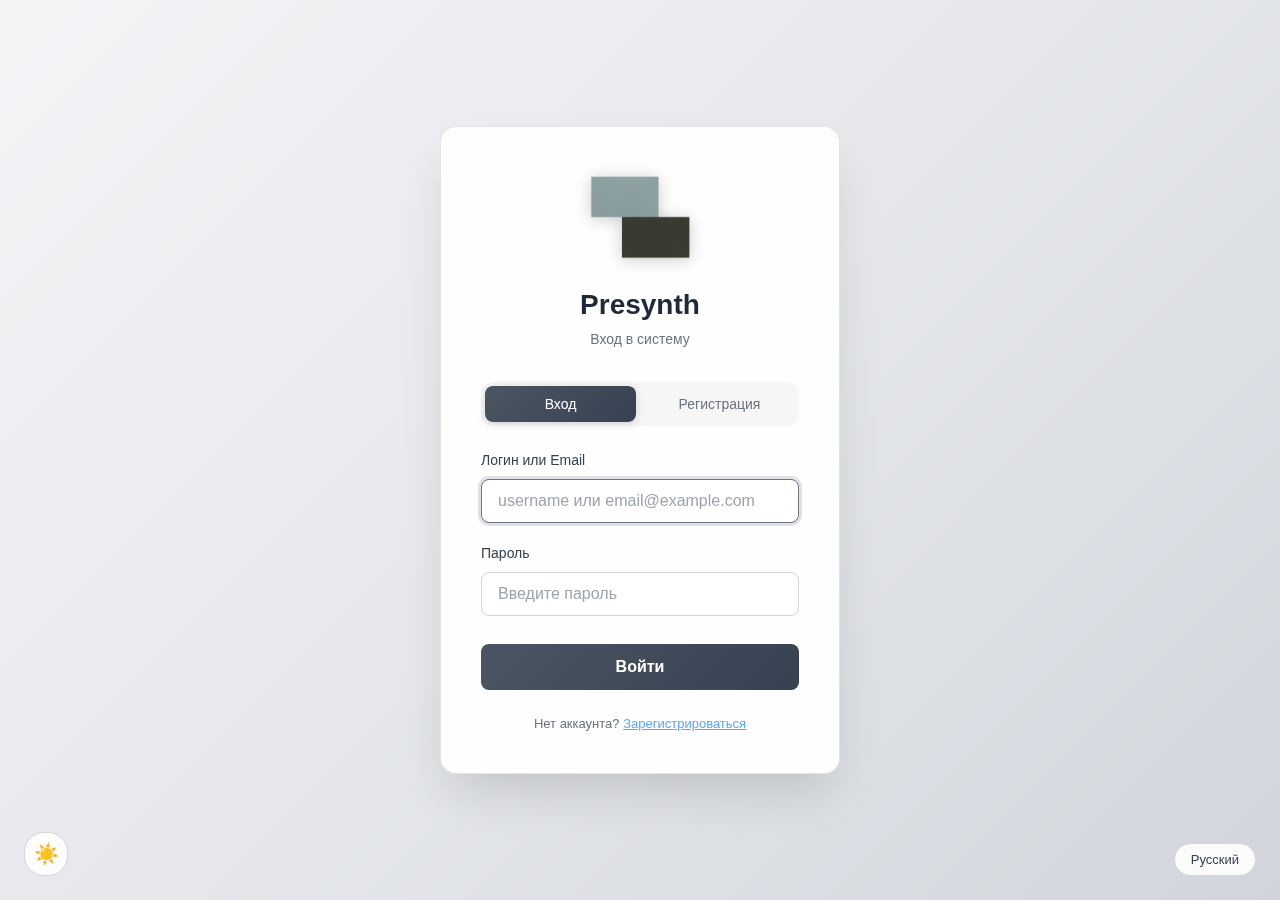
<file: index.html>
<!doctype html>
<html lang="en">
  <head>
    <meta charset="UTF-8" />
    <link rel="icon" type="image/svg+xml" href="/vite.svg" />
    <meta name="viewport" content="width=device-width, initial-scale=1.0" />
    <link rel="preconnect" href="https://fonts.googleapis.com">
    <link rel="preconnect" href="https://fonts.gstatic.com" crossorigin>
    <link href="https://fonts.googleapis.com/css2?family=Space+Grotesk:wght@400;500;600;700&display=swap" rel="stylesheet">
    <title>ARGUS</title>
    <script type="module" crossorigin src="/assets/index-Z3IDT1eQ.js"></script>
    <link rel="stylesheet" crossorigin href="/assets/index-D86_eWgk.css">
  </head>
  <body>
    <div id="root"></div>
  </body>
</html>
</file>
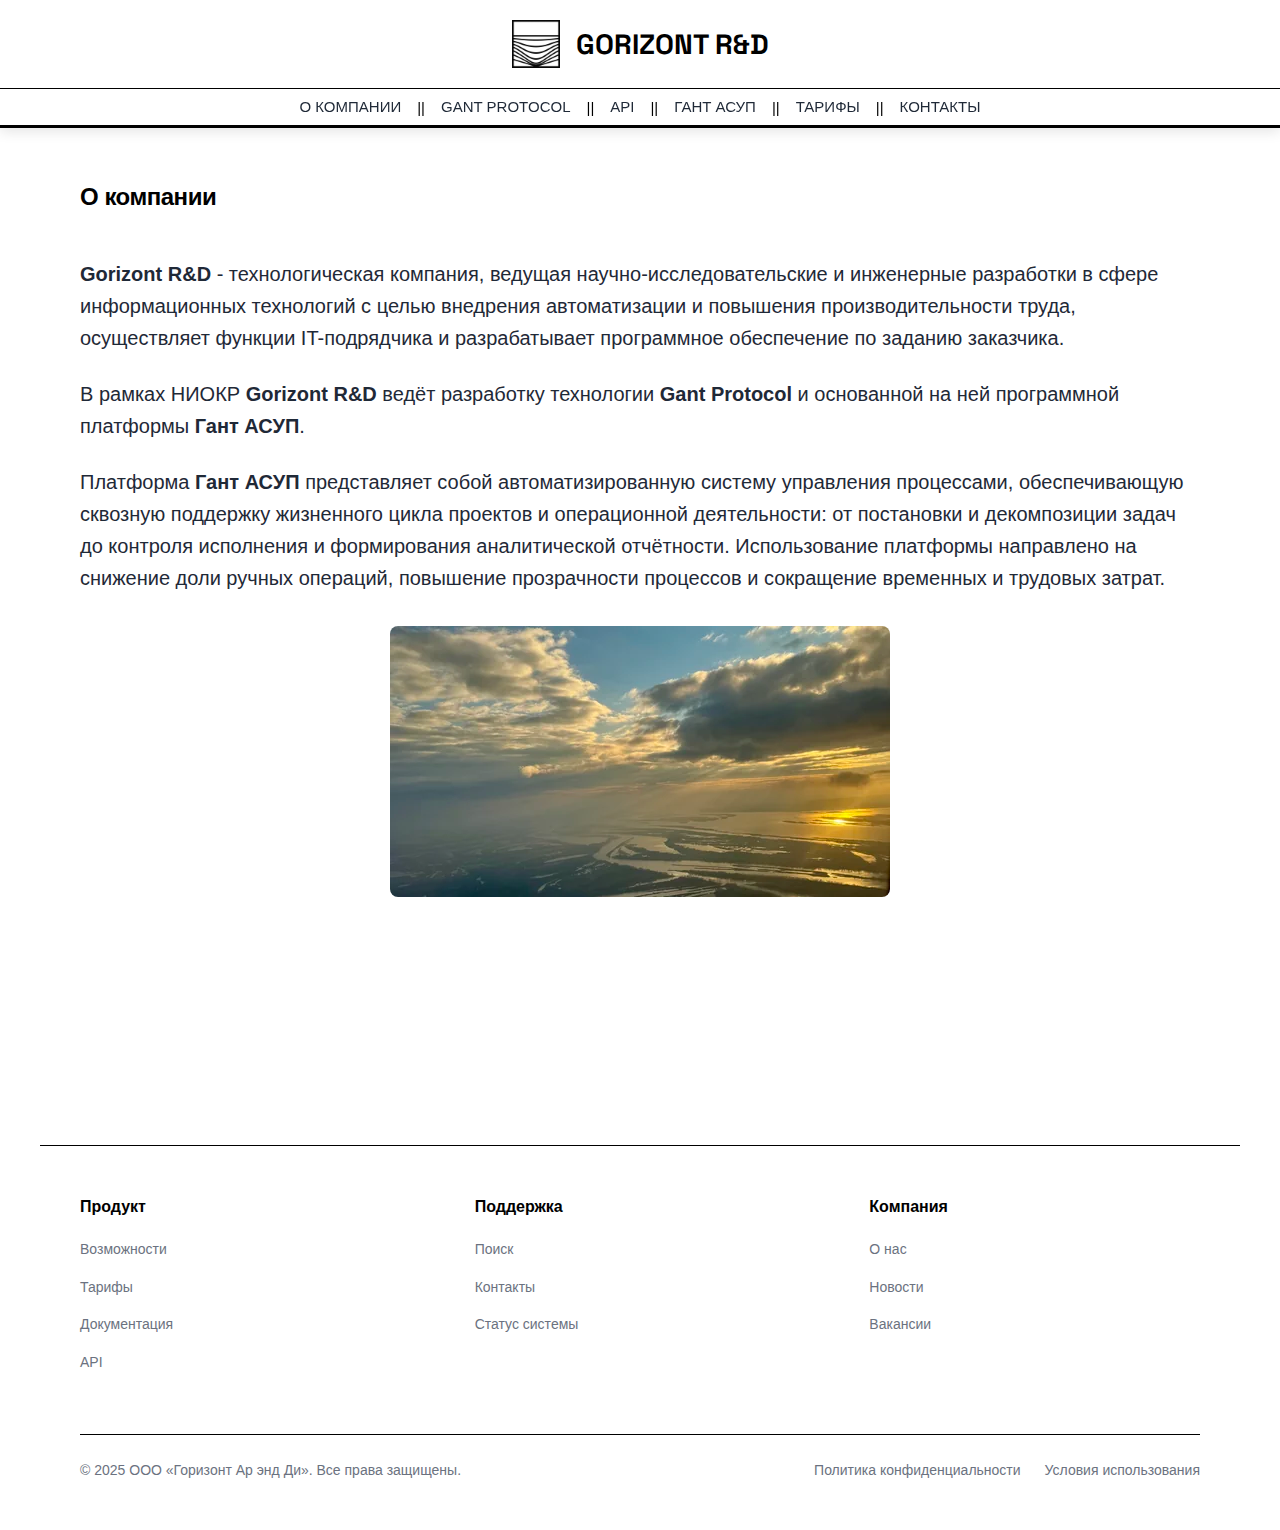
<file: about.html>
<!DOCTYPE html>
<html lang="ru">
<head>
    <meta charset="UTF-8">
    <meta name="viewport" content="width=device-width, initial-scale=1.0">
    <link rel="preconnect" href="https://fonts.googleapis.com">
    <link rel="preconnect" href="https://fonts.gstatic.com" crossorigin>
    <link href="https://fonts.googleapis.com/css2?family=Space+Grotesk:wght@400;500;600;700&display=swap" rel="stylesheet">
    <title>О компании - Gorizont R&D</title>
    <meta name="description" content="Gorizont R&D - технологическая компания, разработка технологии Gant Protocol и платформы Гант АСУП">
    <link rel="icon" type="image/png" href="/images/gorizont-logo.webp">
    <link rel="stylesheet" href="/css/styles.css">
</head>
<body>
    <header class="header">
        <button class="burger-menu" onclick="toggleMenu()" aria-label="Меню">
            <span class="burger-icon">☰</span>
        </button>

        <div class="logo">
            <a href="index.html">
                <img src="/images/gorizont-logo.webp" alt="Gorizont R&D" class="logo-icon">
                <span class="logo-text">GORIZONT R&D</span>
            </a>
        </div>
    </header>

    <nav class="nav" id="mainNav">
        <a href="about.html" class="nav-item">О КОМПАНИИ</a>
        <span class="nav-divider">||</span>
        <a href="gant.html" class="nav-item">GANT PROTOCOL</a>
        <span class="nav-divider">||</span>
        <a href="api.html" class="nav-item">API</a>
        <span class="nav-divider">||</span>
        <a href="asup.html" class="nav-item">ГАНТ АСУП</a>
        <span class="nav-divider">||</span>
        <a href="pricing.html" class="nav-item">ТАРИФЫ</a>
        <span class="nav-divider">||</span>
        <a href="contacts.html" class="nav-item">КОНТАКТЫ</a>
    </nav>

    <main class="content">
        <!-- О КОМПАНИИ -->
        <section id="about" class="section">
            <h1>О компании</h1>

            <p><strong>Gorizont R&D</strong> - технологическая компания, ведущая научно-исследовательские и инженерные разработки в сфере информационных технологий с целью внедрения автоматизации и повышения производительности труда, осуществляет функции IT-подрядчика и разрабатывает программное обеспечение по заданию заказчика.</p>

            <p>В рамках НИОКР <strong>Gorizont R&D</strong> ведёт разработку технологии <strong>Gant Protocol</strong> и основанной на ней программной платформы <strong>Гант АСУП</strong>.</p>

            <p>Платформа <strong>Гант АСУП</strong> представляет собой автоматизированную систему управления процессами, обеспечивающую сквозную поддержку жизненного цикла проектов и операционной деятельности: от постановки и декомпозиции задач до контроля исполнения и формирования аналитической отчётности. Использование платформы направлено на снижение доли ручных операций, повышение прозрачности процессов и сокращение временных и трудовых затрат.</p>

            <img src="/images/landscape_mood.webp" alt="Landscape" class="section-image">
        </section>
    </main>

    <footer class="footer">
        <div class="footer-content">
            <div class="footer-column">
                <h4>Продукт</h4>
                <ul>
                    <li><a href="asup.html">Возможности</a></li>
                    <li><a href="pricing.html">Тарифы</a></li>
                    <li><a href="api.html">Документация</a></li>
                    <li><a href="api.html">API</a></li>
                </ul>
            </div>

            <div class="footer-column">
                <h4>Поддержка</h4>
                <ul>
                    <li><a href="search.html">Поиск</a></li>
                    <li><a href="contacts.html">Контакты</a></li>
                    <li><a href="status.html">Статус системы</a></li>
                </ul>
            </div>

            <div class="footer-column">
                <h4>Компания</h4>
                <ul>
                    <li><a href="about.html">О нас</a></li>
                    <li><a href="news.html">Новости</a></li>
                    <li><a href="jobs.html">Вакансии</a></li>
                </ul>
            </div>
        </div>

        <div class="footer-bottom">
            <p>© 2025 ООО «Горизонт Ар энд Ди». Все права защищены.</p>
            <div class="footer-links">
                <a href="privacy.html">Политика конфиденциальности</a>
                <a href="terms.html">Условия использования</a>
            </div>
        </div>
    </footer>

    <script>
        // Burger menu toggle
        function toggleMenu() {
            const nav = document.getElementById('mainNav');
            nav.classList.toggle('open');
        }
    </script>
</body>
</html>
</file>
<file: assets/index-D86_eWgk.css>
:root{font-family:system-ui,Avenir,Helvetica,Arial,sans-serif;line-height:1.5;font-weight:400;font-synthesis:none;text-rendering:optimizeLegibility;-webkit-font-smoothing:antialiased;-moz-osx-font-smoothing:grayscale}a{font-weight:500;color:#646cff;text-decoration:inherit}a:hover{color:#535bf2}body{margin:0;display:flex;place-items:center;min-width:320px;min-height:100vh}h1{font-size:3.2em;line-height:1.1}button{border-radius:8px;border:1px solid transparent;padding:.6em 1.2em;font-size:1em;font-weight:500;font-family:inherit;background-color:#1a1a1a;cursor:pointer;transition:border-color .25s}button:hover{border-color:#646cff}button:focus,button:focus-visible{outline:4px auto -webkit-focus-ring-color}@media (prefers-color-scheme: light){:root{color:#213547;background-color:#fff}a:hover{color:#747bff}button{background-color:#f9f9f9}}.react-flow{direction:ltr}.react-flow__container{position:absolute;width:100%;height:100%;top:0;left:0}.react-flow__pane{z-index:1;cursor:-webkit-grab;cursor:grab}.react-flow__pane.selection{cursor:pointer}.react-flow__pane.dragging{cursor:-webkit-grabbing;cursor:grabbing}.react-flow__viewport{transform-origin:0 0;z-index:2;pointer-events:none}.react-flow__renderer{z-index:4}.react-flow__selection{z-index:6}.react-flow__nodesselection-rect:focus,.react-flow__nodesselection-rect:focus-visible{outline:none}.react-flow .react-flow__edges{pointer-events:none;overflow:visible}.react-flow__edge-path,.react-flow__connection-path{stroke:#b1b1b7;stroke-width:1;fill:none}.react-flow__edge{pointer-events:visibleStroke;cursor:pointer}.react-flow__edge.animated path{stroke-dasharray:5;-webkit-animation:dashdraw .5s linear infinite;animation:dashdraw .5s linear infinite}.react-flow__edge.animated path.react-flow__edge-interaction{stroke-dasharray:none;-webkit-animation:none;animation:none}.react-flow__edge.inactive{pointer-events:none}.react-flow__edge.selected,.react-flow__edge:focus,.react-flow__edge:focus-visible{outline:none}.react-flow__edge.selected .react-flow__edge-path,.react-flow__edge:focus .react-flow__edge-path,.react-flow__edge:focus-visible .react-flow__edge-path{stroke:#555}.react-flow__edge-textwrapper{pointer-events:all}.react-flow__edge-textbg{fill:#fff}.react-flow__edge .react-flow__edge-text{pointer-events:none;-webkit-user-select:none;-moz-user-select:none;user-select:none}.react-flow__connection{pointer-events:none}.react-flow__connection .animated{stroke-dasharray:5;-webkit-animation:dashdraw .5s linear infinite;animation:dashdraw .5s linear infinite}.react-flow__connectionline{z-index:1001}.react-flow__nodes{pointer-events:none;transform-origin:0 0}.react-flow__node{position:absolute;-webkit-user-select:none;-moz-user-select:none;user-select:none;pointer-events:all;transform-origin:0 0;box-sizing:border-box;cursor:-webkit-grab;cursor:grab}.react-flow__node.dragging{cursor:-webkit-grabbing;cursor:grabbing}.react-flow__nodesselection{z-index:3;transform-origin:left top;pointer-events:none}.react-flow__nodesselection-rect{position:absolute;pointer-events:all;cursor:-webkit-grab;cursor:grab}.react-flow__handle{position:absolute;pointer-events:none;min-width:5px;min-height:5px;width:6px;height:6px;background:#1a192b;border:1px solid white;border-radius:100%}.react-flow__handle.connectionindicator{pointer-events:all;cursor:crosshair}.react-flow__handle-bottom{top:auto;left:50%;bottom:-4px;transform:translate(-50%)}.react-flow__handle-top{left:50%;top:-4px;transform:translate(-50%)}.react-flow__handle-left{top:50%;left:-4px;transform:translateY(-50%)}.react-flow__handle-right{right:-4px;top:50%;transform:translateY(-50%)}.react-flow__edgeupdater{cursor:move;pointer-events:all}.react-flow__panel{position:absolute;z-index:5;margin:15px}.react-flow__panel.top{top:0}.react-flow__panel.bottom{bottom:0}.react-flow__panel.left{left:0}.react-flow__panel.right{right:0}.react-flow__panel.center{left:50%;transform:translate(-50%)}.react-flow__attribution{font-size:10px;background:#ffffff80;padding:2px 3px;margin:0}.react-flow__attribution a{text-decoration:none;color:#999}@-webkit-keyframes dashdraw{0%{stroke-dashoffset:10}}@keyframes dashdraw{0%{stroke-dashoffset:10}}.react-flow__edgelabel-renderer{position:absolute;width:100%;height:100%;pointer-events:none;-webkit-user-select:none;-moz-user-select:none;user-select:none}.react-flow__edge.updating .react-flow__edge-path{stroke:#777}.react-flow__edge-text{font-size:10px}.react-flow__node.selectable:focus,.react-flow__node.selectable:focus-visible{outline:none}.react-flow__node-default,.react-flow__node-input,.react-flow__node-output,.react-flow__node-group{padding:10px;border-radius:3px;width:150px;font-size:12px;color:#222;text-align:center;border-width:1px;border-style:solid;border-color:#1a192b;background-color:#fff}.react-flow__node-default.selectable:hover,.react-flow__node-input.selectable:hover,.react-flow__node-output.selectable:hover,.react-flow__node-group.selectable:hover{box-shadow:0 1px 4px 1px #00000014}.react-flow__node-default.selectable.selected,.react-flow__node-default.selectable:focus,.react-flow__node-default.selectable:focus-visible,.react-flow__node-input.selectable.selected,.react-flow__node-input.selectable:focus,.react-flow__node-input.selectable:focus-visible,.react-flow__node-output.selectable.selected,.react-flow__node-output.selectable:focus,.react-flow__node-output.selectable:focus-visible,.react-flow__node-group.selectable.selected,.react-flow__node-group.selectable:focus,.react-flow__node-group.selectable:focus-visible{box-shadow:0 0 0 .5px #1a192b}.react-flow__node-group{background-color:#f0f0f040}.react-flow__nodesselection-rect,.react-flow__selection{background:#0059dc14;border:1px dotted rgba(0,89,220,.8)}.react-flow__nodesselection-rect:focus,.react-flow__nodesselection-rect:focus-visible,.react-flow__selection:focus,.react-flow__selection:focus-visible{outline:none}.react-flow__controls{box-shadow:0 0 2px 1px #00000014}.react-flow__controls-button{border:none;background:#fefefe;border-bottom:1px solid #eee;box-sizing:content-box;display:flex;justify-content:center;align-items:center;width:16px;height:16px;cursor:pointer;-webkit-user-select:none;-moz-user-select:none;user-select:none;padding:5px}.react-flow__controls-button:hover{background:#f4f4f4}.react-flow__controls-button svg{width:100%;max-width:12px;max-height:12px}.react-flow__controls-button:disabled{pointer-events:none}.react-flow__controls-button:disabled svg{fill-opacity:.4}.react-flow__minimap{background-color:#fff}.react-flow__minimap svg{display:block}.react-flow__resize-control{position:absolute}.react-flow__resize-control.left,.react-flow__resize-control.right{cursor:ew-resize}.react-flow__resize-control.top,.react-flow__resize-control.bottom{cursor:ns-resize}.react-flow__resize-control.top.left,.react-flow__resize-control.bottom.right{cursor:nwse-resize}.react-flow__resize-control.bottom.left,.react-flow__resize-control.top.right{cursor:nesw-resize}.react-flow__resize-control.handle{width:4px;height:4px;border:1px solid #fff;border-radius:1px;background-color:#3367d9;transform:translate(-50%,-50%)}.react-flow__resize-control.handle.left{left:0;top:50%}.react-flow__resize-control.handle.right{left:100%;top:50%}.react-flow__resize-control.handle.top{left:50%;top:0}.react-flow__resize-control.handle.bottom{left:50%;top:100%}.react-flow__resize-control.handle.top.left,.react-flow__resize-control.handle.bottom.left{left:0}.react-flow__resize-control.handle.top.right,.react-flow__resize-control.handle.bottom.right{left:100%}.react-flow__resize-control.line{border-color:#3367d9;border-width:0;border-style:solid}.react-flow__resize-control.line.left,.react-flow__resize-control.line.right{width:1px;transform:translate(-50%);top:0;height:100%}.react-flow__resize-control.line.left{left:0;border-left-width:1px}.react-flow__resize-control.line.right{left:100%;border-right-width:1px}.react-flow__resize-control.line.top,.react-flow__resize-control.line.bottom{height:1px;transform:translateY(-50%);left:0;width:100%}.react-flow__resize-control.line.top{top:0;border-top-width:1px}.react-flow__resize-control.line.bottom{border-bottom-width:1px;top:100%}*{box-sizing:border-box;margin:0;padding:0}body{font-family:-apple-system,BlinkMacSystemFont,Segoe UI,Roboto,Oxygen,Ubuntu,Cantarell,Fira Sans,Droid Sans,Helvetica Neue,sans-serif;-webkit-font-smoothing:antialiased;-moz-osx-font-smoothing:grayscale}.app{width:100vw;height:100vh;display:flex;flex-direction:column;background:#fff}.flow-container{flex:1;position:relative;margin-top:60px}.react-flow{background:#fff}.react-flow__node{font-size:12px}.react-flow__handle{width:10px;height:10px;background:#3b82f6;border:2px solid #fff}.react-flow__edge-path{stroke:#94a3b8;stroke-width:2}.react-flow__edge.selected .react-flow__edge-path{stroke:#3b82f6;stroke-width:3}.loading{display:flex;justify-content:center;align-items:center;height:100vh;font-size:18px;color:#6b7280;background:#fff}.argus-header{position:fixed;top:0;left:0;right:0;height:56px;background:#fff;border-bottom:1px solid #e5e7eb;display:flex;align-items:center;justify-content:space-between;padding:0 24px;z-index:100;box-shadow:0 1px 3px #0000000d}.argus-logo{display:flex;align-items:center;gap:10px;font-size:20px;font-weight:700;color:#111827}.logo-icon{font-size:24px;line-height:1}.logo-text{letter-spacing:.5px}.argus-nav{display:flex;gap:8px}.argus-nav .nav-btn{padding:8px 16px;background:transparent;color:#6b7280;border:none;border-radius:6px;font-size:14px;font-weight:500;cursor:pointer;transition:all .2s}.argus-nav .nav-btn:hover{background:#f3f4f6;color:#111827}.argus-nav .nav-btn.active{background:#3b82f6;color:#fff}.argus-header+.flow-container{margin-top:56px}.custom-node{animation:nodeAppear .3s ease-out}@keyframes nodeAppear{0%{opacity:0;transform:scale(.8)}to{opacity:1;transform:scale(1)}}.custom-node:hover{transform:translateY(-1px);box-shadow:0 4px 12px #00000026!important}.react-flow__minimap{background-color:#f3f4f6;border:1px solid #d1d5db;border-radius:8px}.react-flow__minimap-mask{fill:#94a3b8}.react-flow__minimap-node{fill:#6b7280;stroke:none}.react-flow__controls{border:1px solid #d1d5db;border-radius:8px;box-shadow:0 2px 4px #0000001a}.react-flow__controls-button{background:#fff;border-bottom:1px solid #e5e7eb}.react-flow__controls-button:hover{background:#f3f4f6}.react-flow__controls-button:last-child{border-bottom:none}.react-flow__background-pattern{stroke:#e5e7eb}.react-flow__selection{background:#3b82f614;border:1px solid #3b82f6}.react-flow__attribution{display:none}.react-flow__pane{cursor:default}.react-flow__pane.dragging{cursor:grabbing}.react-flow__pane.selection{cursor:crosshair}::-webkit-scrollbar{width:8px;height:8px}::-webkit-scrollbar-track{background:#f3f4f6;border-radius:4px}::-webkit-scrollbar-thumb{background:#9ca3af;border-radius:4px}::-webkit-scrollbar-thumb:hover{background:#6b7280}@keyframes spin{0%{transform:rotate(0)}to{transform:rotate(360deg)}}.app>.user-menu{position:fixed;top:10px;right:140px;z-index:1001}@keyframes gradient-flow{0%{background-position:0% 50%}50%{background-position:100% 50%}to{background-position:0% 50%}}.login-container{position:relative;width:100vw;min-height:100vh;display:flex;align-items:center;justify-content:center;background:linear-gradient(135deg,#f3f4f6,#e5e7eb,#d1d5db);padding:20px;box-sizing:border-box}.login-card{background:#fffffff2;-webkit-backdrop-filter:blur(10px);backdrop-filter:blur(10px);border:1px solid rgba(0,0,0,.1);border-radius:16px;padding:40px;width:100%;max-width:400px;box-shadow:0 25px 50px -12px #00000026}.login-header{text-align:center;margin-bottom:32px}.login-logo{width:100px;height:100px;margin-bottom:16px;object-fit:contain;filter:drop-shadow(0 2px 8px rgba(255,255,255,.3))}.login-container--day .login-logo{filter:drop-shadow(0 2px 8px rgba(0,0,0,.2))}.login-header h1{font-size:28px;font-weight:600;color:#1f2937;margin:0 0 8px}.login-subtitle{color:#6b7280;margin:0;font-size:14px}.login-tabs{display:flex;gap:8px;margin-bottom:24px;padding:4px;background:#00000008;border-radius:12px}.login-tab{flex:1;padding:10px 16px;background:transparent;border:none;border-radius:8px;color:#6b7280;font-size:14px;font-weight:500;cursor:pointer;transition:all .2s ease}.login-tab:hover{color:#374151;background:#0000000d}.login-tab.active{color:#fff;background:linear-gradient(135deg,#4b5563,#374151);box-shadow:0 2px 8px #00000026}.login-form{display:flex;flex-direction:column;gap:20px}.login-error{background:#ef444433;border:1px solid rgba(239,68,68,.3);color:#fca5a5;padding:12px 16px;border-radius:8px;font-size:14px;text-align:center}.form-group{display:flex;flex-direction:column;gap:8px}.form-group label{color:#374151;font-size:14px;font-weight:500}.form-group input{padding:12px 16px;background:#fff!important;border:1px solid #d1d5db;border-radius:8px;color:#000!important;font-size:16px;transition:all .2s ease}.form-group input::placeholder{color:#9ca3af}.form-group input:focus{outline:none;border-color:#6b7280;background:#fff!important;box-shadow:0 0 0 3px #6b728033}.form-group input:disabled{opacity:.6;cursor:not-allowed}.login-button{padding:14px 24px;background:linear-gradient(135deg,#4b5563,#374151);border:none;border-radius:8px;color:#fff;font-size:16px;font-weight:600;cursor:pointer;transition:all .2s ease;margin-top:8px}.login-button:hover:not(:disabled){background:linear-gradient(135deg,#6b7280,#4b5563);transform:translateY(-1px);box-shadow:0 4px 12px #00000040}.login-button:active:not(:disabled){transform:translateY(0)}.login-button:disabled{opacity:.6;cursor:not-allowed}.login-footer{margin-top:24px;text-align:center}.login-footer p{color:#6b7280;font-size:13px;margin:0}.login-divider{display:flex;align-items:center;text-align:center;margin:8px 0}.login-divider:before,.login-divider:after{content:"";flex:1;border-bottom:1px solid #d1d5db}.login-divider span{padding:0 16px;color:#6b7280;font-size:13px}.passkey-button{background:linear-gradient(135deg,#6b7280,#4b5563);display:flex;align-items:center;justify-content:center;gap:10px}.passkey-button:hover:not(:disabled){background:linear-gradient(135deg,#9ca3af,#6b7280);box-shadow:0 4px 12px #00000040}.passkey-icon{font-size:20px}.passkey-spinner{width:18px;height:18px;border:2px solid rgba(255,255,255,.3);border-top-color:#fff;border-radius:50%;animation:passkey-spin 1s linear infinite}@keyframes passkey-spin{to{transform:rotate(360deg)}}.login-success{background:#22c55e33;border:1px solid rgba(34,197,94,.3);color:#86efac;padding:12px 16px;border-radius:8px;font-size:14px;text-align:center;margin-bottom:16px}.link-button{background:transparent;border:none;color:#60a5fa;font-size:13px;cursor:pointer;text-decoration:underline;padding:0;font-weight:500}.link-button:hover{color:#93c5fd}.register-button{background:linear-gradient(135deg,#10b981,#059669)}.register-button:hover:not(:disabled){background:linear-gradient(135deg,#34d399,#10b981);box-shadow:0 4px 12px #10b98166}.register-note{color:#6b7280;font-size:12px;margin:8px 0 0;line-height:1.5}.register-note strong{color:#f59e0b}.verify-info{color:#4b5563;font-size:14px;text-align:center;margin:0 0 20px;line-height:1.5}.verify-info strong{color:#60a5fa}.dev-code-hint{background:#fbbf2426;border:1px solid rgba(251,191,36,.3);color:#fbbf24;padding:12px 16px;border-radius:8px;font-size:13px;text-align:center;margin-bottom:16px}.dev-code-hint strong{font-family:monospace;font-size:16px;letter-spacing:2px}.verify-code-input{text-align:center;font-size:24px!important;letter-spacing:8px;font-family:monospace}.verify-button{background:linear-gradient(135deg,#22c55e,#16a34a)}.verify-button:hover:not(:disabled){background:linear-gradient(135deg,#4ade80,#22c55e);box-shadow:0 4px 12px #22c55e66}.verify-actions{display:flex;flex-direction:column;gap:12px;align-items:center;margin-top:16px}.verify-actions .link-button{font-size:14px}.captcha-group{display:flex;flex-direction:column;gap:10px;padding:16px;background:#00000005;border:1px solid #d1d5db;border-radius:10px}.captcha-challenge{display:flex;align-items:center;gap:10px}.captcha-label{color:#6b7280;font-size:13px}.captcha-question{font-size:18px;font-weight:600;color:#60a5fa;font-family:monospace;letter-spacing:1px}.captcha-refresh{display:flex;align-items:center;justify-content:center;background:transparent;border:1px solid #d1d5db;color:#6b7280;width:28px;height:28px;padding:0;border-radius:6px;font-size:16px;cursor:pointer;transition:all .2s ease;margin-left:auto}.captcha-refresh:hover:not(:disabled){background:#0000000d;color:#374151;border-color:#9ca3af}.captcha-refresh:disabled{opacity:.5;cursor:not-allowed}.captcha-input{padding:10px 14px;background:#fff!important;border:1px solid #d1d5db;border-radius:8px;color:#000!important;font-size:16px;font-family:monospace;text-align:center;letter-spacing:2px;transition:all .2s ease}.captcha-input::placeholder{color:#9ca3af;letter-spacing:normal}.captcha-input:focus{outline:none;border-color:#60a5fa;background:#fff!important;box-shadow:0 0 0 3px #60a5fa33}.captcha-input:disabled{opacity:.6;cursor:not-allowed}.theme-switcher{position:fixed;bottom:24px;left:24px}.theme-toggle{background:#ffffffe6;border:1px solid #d1d5db;font-size:20px;cursor:pointer;padding:10px 14px;border-radius:50%;transition:all .2s ease;width:48px;height:48px;display:flex;align-items:center;justify-content:center}.theme-toggle:hover{background:#fff;border-color:#9ca3af;transform:scale(1.05)}.language-switcher{position:fixed;bottom:24px;right:24px}.lang-toggle{background:#ffffffe6;border:1px solid #d1d5db;color:#374151;font-size:13px;font-weight:500;cursor:pointer;padding:8px 16px;border-radius:20px;transition:all .2s ease}.lang-toggle:hover{background:#fff;color:#1f2937;border-color:#9ca3af}.lang-dropdown{position:absolute;bottom:100%;right:0;margin-bottom:8px;background:#fff;border:1px solid #d1d5db;border-radius:12px;padding:8px 0;min-width:160px;box-shadow:0 8px 32px #00000026}.lang-option{display:flex;align-items:center;width:100%;padding:10px 16px;background:transparent;border:none;color:#4b5563;font-size:14px;cursor:pointer;text-align:left;transition:all .15s ease}.lang-option:hover{background:#0000000d;color:#1f2937}.lang-option.active{color:#1f2937}.lang-check{margin-right:10px;font-size:12px;color:#60a5fa}.scheme-switcher{position:fixed;bottom:24px;left:24px}.scheme-toggle{background:#ffffffe6;border:1px solid #d1d5db;color:#374151;font-size:20px;cursor:pointer;padding:8px 12px;border-radius:20px;transition:all .2s ease;display:flex;align-items:center;justify-content:center;width:44px;height:44px}.scheme-toggle:hover{background:#fff;border-color:#9ca3af;transform:scale(1.05)}.scheme-dropdown{position:absolute;bottom:100%;left:0;margin-bottom:8px;background:#fff;border:1px solid #d1d5db;border-radius:12px;padding:8px 0;min-width:180px;box-shadow:0 8px 32px #00000026}.scheme-option{display:flex;align-items:center;width:100%;padding:10px 16px;background:transparent;border:none;color:#4b5563;font-size:14px;cursor:pointer;text-align:left;transition:all .15s ease}.scheme-option:hover{background:#0000000d;color:#1f2937}.scheme-option.active{color:#1f2937;font-weight:500}.scheme-check{margin-right:10px;font-size:12px;color:#60a5fa}.login-container--twilight{background:linear-gradient(135deg,#1e293b,#0f172a,#020617)}.login-container--twilight .login-card{background:#1e293bf2;border:1px solid rgba(148,163,184,.2)}.login-container--twilight .login-header h1{color:#f1f5f9}.login-container--twilight .login-subtitle,.login-container--twilight .login-tab{color:#94a3b8}.login-container--twilight .login-tab:hover{color:#cbd5e1;background:#94a3b81a}.login-container--twilight .login-tab.active{color:#fff}.login-container--twilight .form-group label{color:#cbd5e1}.login-container--twilight .form-group input{background:#0f172a;border:1px solid #334155;color:#f1f5f9}.login-container--twilight .form-group input:focus{border-color:#60a5fa;background:#1e293b}.login-container--twilight .login-error{background:#ef444426;border:1px solid rgba(239,68,68,.3);color:#fca5a5}.login-container--twilight .login-success{background:#22c55e26;border:1px solid rgba(34,197,94,.3);color:#86efac}.login-container--twilight .login-footer p{color:#94a3b8}.login-container--twilight .link-button{color:#60a5fa}.login-container--twilight .link-button:hover{color:#93c5fd}.login-container--twilight .captcha-label{color:#94a3b8}.login-container--twilight .captcha-question{color:#60a5fa}.login-container--twilight .captcha-refresh{border:1px solid #334155;color:#94a3b8;background:transparent}.login-container--twilight .captcha-refresh:hover:not(:disabled){background:#94a3b81a;color:#cbd5e1;border-color:#475569}.login-container--twilight .captcha-input{background:#0f172a;border:1px solid #334155;color:#f1f5f9}.login-container--twilight .captcha-input:focus{border-color:#60a5fa;background:#1e293b}.login-container--horizon{background:linear-gradient(135deg,#eff6ff,#fff,#f9fafb)}.login-container--horizon .login-card{background:transparent;border:none;box-shadow:none}.login-container--horizon .login-logo{width:140px;height:140px;margin-bottom:24px;filter:drop-shadow(0 4px 12px rgba(29,78,216,.25))}.login-container--horizon .login-header h1{color:#111827;font-size:32px;font-weight:700;margin-bottom:8px}.login-container--horizon .login-subtitle{color:#6b7280;font-size:16px}.login-container--horizon .login-button{background:linear-gradient(135deg,#1d4ed8,#1e40af);color:#fff}.login-container--horizon .login-button:hover:not(:disabled){background:linear-gradient(135deg,#1e40af,#1e3a8a);box-shadow:0 4px 16px #1d4ed866}.login-container--horizon .login-button:disabled{background:#9ca3af}.login-container--horizon .login-title{color:#111827}.login-container--horizon .form-group label{color:#374151}.login-container--horizon .form-group input{background:#fff!important;border:1px solid #d1d5db;color:#111827!important}.login-container--horizon .form-group input:focus{border-color:#1d4ed8;box-shadow:0 0 0 3px #1d4ed833}.login-container--horizon .captcha-input{background:#fff!important;border:1px solid #d1d5db;color:#111827!important}.login-container--horizon .captcha-input:focus{border-color:#1d4ed8;box-shadow:0 0 0 3px #1d4ed833}.login-container--horizon .captcha-refresh{background:#f9fafb;border:1px solid #d1d5db;color:#6b7280}.login-container--horizon .captcha-refresh:hover:not(:disabled){background:#eff6ff;border-color:#1d4ed8;color:#1e40af}.login-container--horizon .captcha-group{background:#eff6ff80;border:1px solid #e5e7eb}.login-container--horizon .dev-code-hint{background:#ffedd5;border:1px solid #F97316;color:#9a3412}.login-container--horizon .register-note{color:#6b7280}.login-container--horizon .register-note strong{color:#f97316}.login-container--horizon a{color:#1d4ed8}.login-container--horizon a:hover{color:#1e40af}.login-container--horizon .lang-toggle{background:#f9fafbe6;border:1px solid #d1d5db;color:#6b7280}.login-container--horizon .lang-toggle:hover{background:#eff6ff;color:#1d4ed8;border-color:#1d4ed8}.login-container--horizon .lang-dropdown{background:#fff;border:1px solid #d1d5db;box-shadow:0 4px 16px #1d4ed81a}.login-container--horizon .lang-option{color:#374151}.login-container--horizon .lang-option:hover{background:#eff6ff;color:#1d4ed8}.login-container--horizon .lang-option.active{color:#1e40af;font-weight:600}.login-container--horizon .theme-toggle{background:#f9fafbe6;border:1px solid #d1d5db}.login-container--horizon .theme-toggle:hover{background:#eff6ff;border-color:#1d4ed8}.login-container--horizon .scheme-toggle{background:#f9fafbe6;border:1px solid #d1d5db}.login-container--horizon .scheme-toggle:hover{background:#eff6ff;border-color:#1d4ed8}.login-container--horizon .scheme-dropdown{background:#fff;border:1px solid #d1d5db;box-shadow:0 4px 16px #1d4ed81a}.login-container--horizon .scheme-option{color:#374151}.login-container--horizon .scheme-option:hover{background:#eff6ff;color:#1d4ed8}.login-container--horizon .scheme-option.active{color:#1e40af;font-weight:600}.login-container--horizon .verify-info{color:#6b7280}.login-container--horizon .verify-info strong{color:#1d4ed8}.login-container--twilight .captcha-group{background:#0f172a80;border:1px solid #334155}.login-container--twilight .verify-info{color:#cbd5e1}.login-container--twilight .verify-info strong{color:#60a5fa}.login-container--twilight .dev-code-hint{background:#fbbf241a;border:1px solid rgba(251,191,36,.3);color:#fbbf24}.login-container--twilight .register-note{color:#94a3b8}.login-container--twilight .register-note strong{color:#f59e0b}.login-container--twilight .lang-toggle{background:#1e293be6;border:1px solid #334155;color:#cbd5e1}.login-container--twilight .lang-toggle:hover{background:#1e293b;color:#f1f5f9;border-color:#475569}.login-container--twilight .lang-dropdown{background:#1e293b;border:1px solid #334155}.login-container--twilight .lang-option{color:#cbd5e1}.login-container--twilight .lang-option:hover{background:#94a3b81a;color:#f1f5f9}.login-container--twilight .lang-option.active{color:#f1f5f9}.login-container--twilight .theme-toggle{background:#1e293be6;border:1px solid #334155}.login-container--twilight .theme-toggle:hover{background:#1e293b;border-color:#475569}.login-container--twilight .scheme-toggle{background:#1e293be6;border:1px solid #334155}.login-container--twilight .scheme-toggle:hover{background:#1e293b;border-color:#475569}.login-container--twilight .scheme-dropdown{background:#1e293b;border:1px solid #334155}.login-container--twilight .scheme-option{color:#cbd5e1}.login-container--twilight .scheme-option:hover{background:#94a3b81a;color:#f1f5f9}.login-container--twilight .scheme-option.active{color:#f1f5f9}.login-container--night{background:linear-gradient(135deg,#0a0a0a,#000 50% 100%)}.login-container--night .login-card{background:#141414f2;border:1px solid rgba(255,255,255,.1)}.login-container--night .login-header h1{color:#fff}.login-container--night .login-subtitle,.login-container--night .login-tab{color:#a0a0a0}.login-container--night .login-tab:hover{color:#d0d0d0;background:#ffffff0d}.login-container--night .login-tab.active{color:#fff}.login-container--night .form-group label{color:#d0d0d0}.login-container--night .form-group input{background:#000;border:1px solid #2a2a2a;color:#fff}.login-container--night .form-group input:focus{border-color:#60a5fa;background:#0a0a0a}.login-container--night .login-error{background:#ef44441a;border:1px solid rgba(239,68,68,.3);color:#fca5a5}.login-container--night .login-success{background:#22c55e1a;border:1px solid rgba(34,197,94,.3);color:#86efac}.login-container--night .login-footer p{color:#a0a0a0}.login-container--night .link-button{color:#60a5fa}.login-container--night .link-button:hover{color:#93c5fd}.login-container--night .captcha-label{color:#a0a0a0}.login-container--night .captcha-question{color:#60a5fa}.login-container--night .captcha-refresh{border:1px solid #2a2a2a;color:#a0a0a0;background:transparent}.login-container--night .captcha-refresh:hover:not(:disabled){background:#ffffff0d;color:#d0d0d0;border-color:#3a3a3a}.login-container--night .captcha-input{background:#000;border:1px solid #2a2a2a;color:#fff}.login-container--night .captcha-input:focus{border-color:#60a5fa;background:#0a0a0a}.login-container--night .captcha-group{background:#00000080;border:1px solid #2a2a2a}.login-container--night .verify-info{color:#d0d0d0}.login-container--night .verify-info strong{color:#60a5fa}.login-container--night .dev-code-hint{background:#fbbf2414;border:1px solid rgba(251,191,36,.25);color:#fbbf24}.login-container--night .register-note{color:#a0a0a0}.login-container--night .register-note strong{color:#f59e0b}.login-container--night .lang-toggle{background:#141414e6;border:1px solid #2a2a2a;color:#d0d0d0}.login-container--night .lang-toggle:hover{background:#0a0a0a;color:#fff;border-color:#3a3a3a}.login-container--night .lang-dropdown{background:#141414;border:1px solid #2a2a2a}.login-container--night .lang-option{color:#d0d0d0}.login-container--night .lang-option:hover{background:#ffffff0d;color:#fff}.login-container--night .lang-option.active{color:#fff}.login-container--night .theme-toggle{background:#141414e6;border:1px solid #2a2a2a}.login-container--night .theme-toggle:hover{background:#0a0a0a;border-color:#3a3a3a}.login-container--night .scheme-toggle{background:#141414e6;border:1px solid #2a2a2a}.login-container--night .scheme-toggle:hover{background:#0a0a0a;border-color:#3a3a3a}.login-container--night .scheme-dropdown{background:#141414;border:1px solid #2a2a2a}.login-container--night .scheme-option{color:#d0d0d0}.login-container--night .scheme-option:hover{background:#ffffff0d;color:#fff}.login-container--night .scheme-option.active{color:#fff}.dashboard{padding:2rem;background:#fff;min-height:100vh;color:#1f2937}.dashboard-header{display:flex;justify-content:space-between;align-items:center;margin-bottom:2rem;flex-wrap:wrap;gap:1rem}.dashboard-title-section h1{font-size:2rem;font-weight:700;color:#1d4ed8;margin:0 0 .5rem}.dashboard-subtitle{color:#64748b;font-size:1rem;margin:0}.time-range-selector{display:flex;gap:.5rem}.time-range-selector button{padding:.5rem 1rem;background:#fff;border:1px solid #d1d5db;color:#4b5563;border-radius:6px;cursor:pointer;font-size:.875rem;transition:all .2s}.time-range-selector button:hover{background:#f9fafb;border-color:#1d4ed8;box-shadow:0 2px 8px #1d4ed826}.time-range-selector button.active{background:linear-gradient(135deg,#1d4ed8,#1e40af);border-color:#1d4ed8;color:#fff;font-weight:600;box-shadow:0 2px 12px #1d4ed866}.dashboard-cards{display:grid;grid-template-columns:repeat(auto-fit,minmax(250px,1fr));gap:1.5rem;margin-bottom:2rem}.card{background:#fff;border:1px solid #e5e7eb;border-radius:12px;padding:1.5rem;transition:transform .2s,box-shadow .2s;box-shadow:0 1px 3px #0000000d}.card:hover{transform:translateY(-4px);box-shadow:0 8px 16px #1d4ed826;border-color:#1d4ed8}.card.alert{border-color:#f973164d;background:linear-gradient(135deg,#fff,#fff7ed)}.card-icon{font-size:2rem;margin-bottom:.5rem}.card h3{font-size:.875rem;text-transform:uppercase;letter-spacing:.05em;color:#64748b;margin:0 0 .75rem;font-weight:600}.card .metric{font-size:2.5rem;font-weight:700;color:#1d4ed8;margin-bottom:.5rem}.card.alert .metric{color:#f97316}.card .sub-metric{font-size:.875rem;color:#64748b}.dashboard-section{background:#fff;border:1px solid #e5e7eb;border-radius:12px;padding:1.5rem;margin-bottom:1.5rem;box-shadow:0 1px 3px #0000000d}.dashboard-section h2{font-size:1.25rem;font-weight:600;color:#1f2937;margin:0 0 1.5rem;border-bottom:2px solid #1D4ED8;padding-bottom:.75rem}.status-pills{display:grid;grid-template-columns:repeat(auto-fit,minmax(200px,1fr));gap:1rem}.status-pill{display:flex;justify-content:space-between;align-items:center;padding:1rem;border-radius:8px;border:1px solid #e5e7eb;background:#fff;transition:transform .2s,box-shadow .2s;box-shadow:0 1px 2px #0000000d}.status-pill:hover{transform:scale(1.02);box-shadow:0 4px 12px #0000001a}.status-pill.done{background:linear-gradient(135deg,#f0fdf4,#fff);border-color:#10b981}.status-pill.in-progress{background:linear-gradient(135deg,#eff6ff,#fff);border-color:#1d4ed8}.status-pill.pending{background:linear-gradient(135deg,#fffbeb,#fff);border-color:#f59e0b}.status-pill.blocked{background:linear-gradient(135deg,#fff5f5,#fff);border-color:#f97316}.pill-label{font-size:.875rem;font-weight:600;color:#1f2937}.pill-count{font-size:1.5rem;font-weight:700;color:#1d4ed8}.status-pill.done .pill-count{color:#10b981}.status-pill.in-progress .pill-count{color:#1d4ed8}.status-pill.pending .pill-count{color:#f59e0b}.status-pill.blocked .pill-count{color:#f97316}.priority-bars{display:flex;flex-direction:column;gap:1rem}.priority-bar{display:grid;grid-template-columns:120px 1fr 60px;align-items:center;gap:1rem}.priority-label{font-size:.875rem;font-weight:600;color:#1f2937}.priority-bar-container{background:#f3f4f6;border:1px solid #e5e7eb;border-radius:8px;height:24px;overflow:hidden}.priority-bar-fill{height:100%;transition:width .3s ease;border-radius:8px}.priority-bar-fill.priority-critical{background:linear-gradient(90deg,#dc2626,#f87171)}.priority-bar-fill.priority-high{background:linear-gradient(90deg,#f97316,#fb923c)}.priority-bar-fill.priority-medium{background:linear-gradient(90deg,#1d4ed8,#3b82f6)}.priority-bar-fill.priority-low{background:linear-gradient(90deg,#10b981,#34d399)}.priority-count{text-align:right;font-weight:700;color:#1f2937}.contributors-table{width:100%;border-collapse:collapse}.contributors-table th{text-align:left;padding:.75rem;border-bottom:2px solid #e5e7eb;font-size:.875rem;font-weight:600;color:#64748b;text-transform:uppercase;letter-spacing:.05em}.contributors-table td{padding:.75rem;border-bottom:1px solid #f3f4f6;color:#1f2937}.contributors-table tbody tr:hover{background:#f9fafb}.contributor-name{font-weight:600;color:#1d4ed8}.completion-badge{display:inline-block;padding:.25rem .75rem;background:linear-gradient(135deg,#1d4ed8,#1e40af);color:#fff;border-radius:12px;font-size:.875rem;font-weight:600;box-shadow:0 2px 4px #1d4ed84d}.dashboard-loading,.dashboard-error{text-align:center;padding:4rem 2rem;font-size:1.125rem;color:#9ca3af}.dashboard-error{color:#f87171}.empty-state{text-align:center;padding:2rem;color:#6b7280;font-style:italic}@media (max-width: 1024px){.dashboard-cards{grid-template-columns:repeat(2,1fr)}.priority-bar{grid-template-columns:100px 1fr 50px}}@media (max-width: 640px){.dashboard{padding:1rem}.dashboard-header{flex-direction:column;align-items:flex-start}.dashboard-cards,.status-pills{grid-template-columns:1fr}.priority-bar{grid-template-columns:1fr;gap:.5rem}.priority-bar-container{order:2}.priority-count{order:3;text-align:left}.contributors-table{font-size:.875rem}.contributors-table th,.contributors-table td{padding:.5rem}}
</file>
<file: css/styles.css>
/* Reset & Base */
* {
    margin: 0;
    padding: 0;
    box-sizing: border-box;
}

html {
    scroll-behavior: smooth;
}

body {
    font-family: -apple-system, BlinkMacSystemFont, 'Segoe UI', Roboto, Helvetica, Arial, sans-serif;
    line-height: 1.6;
}

/* Theme Variables - Light only */
body {
    --bg-color: #ffffff;
    --text-color: #1f2937;
    --text-secondary: #6b7280;
    --title-color: #000000;
    --subtitle-color: #6b7280;
    --accent-color: #10a37f;
    --card-bg: #ffffff;
    --card-shadow: 0 1px 3px rgba(0, 0, 0, 0.1);
    --border-color: #000000;
    --nav-bg: #ffffff;
    background: var(--bg-color);
    color: var(--text-color);
}

/* Header */
.header {
    position: sticky;
    top: 0;
    z-index: 1000;
    background: var(--nav-bg);
    border-bottom: 1px solid var(--border-color);
    padding: 20px 40px;
    display: flex;
    align-items: center;
    justify-content: center;
    gap: 24px;
}

/* Burger Menu */
.burger-menu {
    background: none;
    border: none;
    cursor: pointer;
    padding: 8px;
    font-size: 28px;
    color: var(--text-color);
    transition: opacity 0.2s ease;
    position: absolute;
    left: 40px;
}

.burger-menu:hover {
    opacity: 0.7;
}

/* Logo */
.logo {
    display: flex;
    align-items: center;
    gap: 16px;
}

.logo a {
    display: flex;
    align-items: center;
    gap: 16px;
    text-decoration: none;
}

.logo-icon {
    width: 48px;
    height: 48px;
    object-fit: contain;
}

.logo-text {
    font-family: 'Space Grotesk', sans-serif;
    font-size: 28px;
    font-weight: 700;
    color: var(--title-color);
    letter-spacing: 0;
}

/* Navigation */
.nav {
    position: fixed;
    top: 86px;
    left: 0;
    right: 0;
    background: var(--nav-bg);
    border-bottom: 3px solid var(--border-color);
    padding: 12px 40px;
    display: none;
    flex-direction: column;
    gap: 16px;
    box-shadow: 0 4px 12px rgba(0, 0, 0, 0.1);
}

.nav.open {
    display: flex;
}

@media (min-width: 768px) {
    .nav {
        position: sticky;
        top: 86px;
        display: flex;
        flex-direction: row;
        align-items: center;
        justify-content: center;
        gap: 4px;
        padding: 6px 40px;
    }

    .burger-menu {
        display: none;
    }
}

.nav-item {
    color: var(--text-color);
    text-decoration: none;
    font-size: 15px;
    font-weight: 500;
    padding: 0;
    transition: color 0.2s ease;
    white-space: nowrap;
}

.nav-item:hover {
    color: var(--accent-color);
}

.nav-divider {
    color: var(--border-color);
    font-size: 15px;
    font-weight: 400;
    user-select: none;
    padding: 0 12px;
    line-height: 1;
}

/* Main Content */
.content {
    max-width: 1200px;
    margin: 0 auto;
    padding: 56px 40px 48px;
}

/* Section */
.section {
    margin-bottom: 120px;
    scroll-margin-top: 80px;
}

.section h1 {
    color: var(--title-color);
    font-size: 24px;
    font-weight: 700;
    margin-bottom: 48px;
    letter-spacing: -0.02em;
    line-height: 1.1;
    display: flex;
    align-items: center;
    gap: 16px;
}

.inline-logo {
    height: 48px;
    width: auto;
    margin: 0;
}

.section h2 {
    color: var(--title-color);
    font-size: 20px;
    font-weight: 700;
    margin: 48px 0 24px;
    letter-spacing: -0.3px;
}

.section h3 {
    color: var(--title-color);
    font-size: 18px;
    font-weight: 600;
    margin-bottom: 12px;
}

.section p {
    color: var(--text-color);
    font-size: 20px;
    line-height: 1.6;
    margin-bottom: 24px;
}

.section strong {
    font-weight: 600;
}

.section-image {
    max-width: 500px;
    width: 100%;
    height: auto;
    margin: 32px auto 0;
    display: block;
    border-radius: 8px;
}

/* Cards */
.card-grid {
    display: grid;
    grid-template-columns: repeat(auto-fit, minmax(280px, 1fr));
    gap: 32px;
    margin-top: 32px;
    margin-bottom: 64px;
}

.card {
    background: var(--card-bg);
    padding: 24px;
    border-radius: 8px;
    box-shadow: var(--card-shadow);
    transition: transform 0.3s ease, box-shadow 0.3s ease;
}

.card:hover {
    transform: translateY(-4px);
    box-shadow: 0 8px 24px rgba(0, 0, 0, 0.15);
}

.card h3 {
    color: var(--title-color);
    font-size: 20px;
    font-weight: 600;
    margin-bottom: 12px;
}

.card p {
    color: var(--text-secondary);
    font-size: 16px;
    margin: 0;
}

/* Features */
.features-grid {
    display: grid;
    grid-template-columns: repeat(auto-fit, minmax(280px, 1fr));
    gap: 32px;
    margin: 32px 0 64px;
}

.feature p {
    color: var(--text-color);
    font-size: 20px;
    line-height: 1.6;
    margin: 0;
}

/* API Endpoints */
.api-endpoint {
    display: flex;
    align-items: flex-start;
    gap: 16px;
    margin: 24px 0;
    padding: 16px;
    background: var(--card-bg);
    border-radius: 8px;
    box-shadow: var(--card-shadow);
}

.api-method {
    background: #10a37f;
    color: white;
    padding: 4px 12px;
    border-radius: 4px;
    font-size: 14px;
    font-weight: 600;
    min-width: 60px;
    text-align: center;
}

.api-method.post {
    background: #2563eb;
}

.api-method.put {
    background: #f59e0b;
}

.api-path {
    font-family: 'Monaco', 'Courier New', monospace;
    font-size: 16px;
    font-weight: 600;
    color: var(--title-color);
}

.api-endpoint p {
    color: var(--text-secondary);
    font-size: 14px;
    margin: 4px 0 0;
}

.api-note {
    margin-top: 32px;
    padding: 16px;
    background: var(--card-bg);
    border-left: 4px solid var(--accent-color);
    border-radius: 4px;
}

code {
    background: var(--card-bg);
    padding: 2px 8px;
    border-radius: 4px;
    font-family: 'Monaco', 'Courier New', monospace;
    font-size: 14px;
    color: var(--accent-color);
}

/* Platform Sections */
.platform-sections {
    display: flex;
    flex-direction: column;
    gap: 32px;
    margin: 32px 0;
}

.platform-card {
    display: flex;
    flex-direction: column;
    gap: 16px;
    background: var(--card-bg);
    padding: 0;
    border-radius: 8px;
    box-shadow: var(--card-shadow);
    overflow: hidden;
}

.platform-card a {
    display: block;
    cursor: pointer;
    transition: opacity 0.2s ease;
}

.platform-card a:hover {
    opacity: 0.9;
}

.platform-card img {
    width: 100%;
    height: auto;
    display: block;
}

.platform-card-content {
    padding: 20px 24px 24px;
}

.platform-card-content h3 {
    color: var(--title-color);
    font-size: 20px;
    font-weight: 600;
    margin-bottom: 12px;
}

.platform-card-content p {
    color: var(--text-color);
    font-size: 16px;
    line-height: 1.6;
    margin: 0;
}

.platform-row {
    display: grid;
    grid-template-columns: 1fr 1fr;
    gap: 24px;
}

/* Applications */
.applications-grid {
    display: grid;
    grid-template-columns: repeat(auto-fit, minmax(250px, 1fr));
    gap: 24px;
    margin: 32px 0;
}

.application-card {
    background: var(--card-bg);
    padding: 24px;
    border-radius: 8px;
    box-shadow: var(--card-shadow);
}

.application-card h3 {
    color: var(--title-color);
    font-size: 18px;
    font-weight: 600;
    margin-bottom: 12px;
}

.application-card p {
    color: var(--text-color);
    font-size: 16px;
    margin: 0;
}

/* Advantages */
.advantages p {
    color: var(--text-color);
    font-size: 18px;
    line-height: 1.8;
    margin-bottom: 16px;
}

/* Status Cards */
.status-grid {
    display: grid;
    grid-template-columns: 1fr 1fr;
    gap: 32px;
    margin: 48px 0;
}

.status-card {
    background: var(--card-bg);
    padding: 32px;
    border-radius: 12px;
    border: 2px solid #e5e7eb;
}

.status-card.ready {
    border-color: var(--accent-color);
}

.status-header {
    display: flex;
    align-items: center;
    gap: 12px;
    margin-bottom: 12px;
}

.status-icon {
    width: 32px;
    height: 32px;
}

.status-header h3 {
    color: var(--title-color);
    font-size: 20px;
    font-weight: 600;
    margin: 0;
}

.status-subtitle {
    color: var(--text-secondary);
    font-size: 16px;
    margin-bottom: 24px;
}

.status-card ul {
    list-style: disc;
    padding-left: 20px;
    margin-bottom: 24px;
}

.status-card li {
    color: var(--text-color);
    font-size: 16px;
    line-height: 1.8;
    margin-bottom: 8px;
}

.status-count {
    color: var(--accent-color);
    font-size: 16px;
    font-weight: 600;
    margin: 0;
    padding-top: 16px;
    border-top: 1px solid #e5e7eb;
}

/* Screenshots */
.screenshots {
    display: grid;
    grid-template-columns: repeat(auto-fit, minmax(200px, 250px));
    gap: 16px;
    margin: 32px 0;
    justify-content: start;
}

.screenshot {
    width: 100%;
    height: auto;
    border-radius: 8px;
    box-shadow: var(--card-shadow);
    transition: transform 0.3s ease, box-shadow 0.3s ease;
    cursor: pointer;
}

.screenshot:hover {
    transform: translateY(-4px);
    box-shadow: 0 8px 24px rgba(0, 0, 0, 0.15);
}

/* Pricing */
.pricing-grid {
    display: grid;
    grid-template-columns: repeat(auto-fit, minmax(300px, 1fr));
    gap: 40px;
    margin: 48px 0;
}

.pricing-card {
    background: var(--card-bg);
    padding: 40px;
    border-radius: 8px;
    box-shadow: var(--card-shadow);
    transition: box-shadow 0.2s ease;
    position: relative;
}

.pricing-card:hover {
    box-shadow: 0 4px 12px rgba(0, 0, 0, 0.15);
}

.pricing-card.featured {
    border: 2px solid var(--accent-color);
    box-shadow: 0 4px 20px rgba(16, 163, 127, 0.15);
}

.badge {
    position: absolute;
    top: -14px;
    left: 50%;
    transform: translateX(-50%);
    padding: 6px 20px;
    background: var(--accent-color);
    border-radius: 20px;
    font-size: 13px;
    font-weight: 600;
    color: white;
}

.pricing-card h3 {
    color: var(--title-color);
    font-size: 24px;
    font-weight: 600;
    margin-bottom: 16px;
}

.price {
    color: var(--title-color);
    font-size: 32px;
    font-weight: 700;
    margin-bottom: 32px;
}

.period {
    font-size: 18px;
    color: var(--subtitle-color);
    font-weight: 400;
}

.features-list {
    list-style: none;
    margin-bottom: 32px;
}

.features-list li {
    color: var(--text-secondary);
    font-size: 16px;
    margin-bottom: 14px;
    padding-left: 28px;
    position: relative;
    line-height: 1.5;
}

.features-list li::before {
    content: '✓';
    position: absolute;
    left: 0;
    color: var(--accent-color);
    font-size: 18px;
}

.enterprise-note {
    color: var(--text-color);
    font-size: 16px;
    margin-bottom: 32px;
}

.btn {
    width: 100%;
    padding: 16px 24px;
    background: var(--card-bg);
    border: 1px solid var(--text-secondary);
    border-radius: 8px;
    color: var(--title-color);
    font-size: 16px;
    font-weight: 600;
    cursor: pointer;
    transition: all 0.2s ease;
}

.btn:hover {
    background: var(--accent-color);
    color: white;
    border-color: var(--accent-color);
}

.btn-primary {
    background: var(--accent-color);
    color: white;
    border-color: var(--accent-color);
}

.btn-primary:hover {
    background: #0d8a66;
}

.pricing-footer {
    text-align: center;
    color: var(--text-secondary);
    font-size: 16px;
    margin-top: 48px;
}

/* Contacts */
.contacts-grid {
    display: grid;
    grid-template-columns: 1fr 1fr;
    gap: 64px;
    align-items: flex-start;
    margin-bottom: 64px;
}

.contact-info h2 {
    color: var(--title-color);
    font-size: 20px;
    font-weight: 600;
    margin-bottom: 40px;
    line-height: 1.6;
}

.contact-info h3 {
    color: var(--title-color);
    font-size: 20px;
    font-weight: 600;
    margin: 40px 0 12px;
}

.contact-info p {
    color: var(--text-color);
    font-size: 20px;
    margin: 0 0 40px;
    line-height: 1.6;
}

.contact-info a {
    color: var(--accent-color);
    text-decoration: none;
}

.company-details {
    font-size: 20px;
    line-height: 1.8;
    color: var(--text-color);
}

.company-details p {
    margin-bottom: 8px;
}

.contact-image img {
    width: 100%;
    max-width: 500px;
    height: auto;
    border-radius: 8px;
    display: block;
}

/* Footer */
.footer {
    max-width: 1200px;
    margin: 80px auto 0;
    padding: 48px 40px;
    border-top: 1px solid var(--border-color);
}

.footer-content {
    display: grid;
    grid-template-columns: repeat(3, 1fr);
    gap: 64px;
    margin-bottom: 48px;
}

.footer-column h4 {
    color: var(--title-color);
    font-size: 16px;
    font-weight: 600;
    margin-bottom: 16px;
}

.footer-column ul {
    list-style: none;
}

.footer-column li {
    margin-bottom: 12px;
}

.footer-column a {
    color: var(--text-secondary);
    text-decoration: none;
    font-size: 14px;
    transition: color 0.2s ease;
}

.footer-column a:hover {
    color: var(--accent-color);
}

.footer-bottom {
    display: flex;
    justify-content: space-between;
    align-items: center;
    padding-top: 24px;
    border-top: 1px solid var(--border-color);
}

.footer-bottom p {
    color: var(--text-secondary);
    font-size: 14px;
    margin: 0;
}

.footer-links {
    display: flex;
    gap: 24px;
}

.footer-links a {
    color: var(--text-secondary);
    text-decoration: none;
    font-size: 14px;
    transition: color 0.2s ease;
}

.footer-links a:hover {
    color: var(--accent-color);
}

/* News */
.news-list {
    display: flex;
    flex-direction: column;
    gap: 48px;
    margin-top: 32px;
}

.news-item {
    padding-bottom: 32px;
    border-bottom: 1px solid #e5e7eb;
}

.news-item:last-child {
    border-bottom: none;
}

.news-date {
    color: var(--accent-color);
    font-size: 14px;
    font-weight: 600;
    margin-bottom: 12px;
}

.news-item h2 {
    color: var(--title-color);
    font-size: 24px;
    font-weight: 600;
    margin-bottom: 16px;
}

.news-item p {
    color: var(--text-color);
    font-size: 16px;
    line-height: 1.6;
    margin-bottom: 12px;
}

.news-item ul {
    list-style: disc;
    padding-left: 24px;
    margin: 12px 0;
}

.news-item li {
    color: var(--text-color);
    font-size: 16px;
    line-height: 1.8;
    margin-bottom: 8px;
}

/* Status Page */
.status-summary {
    background: #f0fdf4;
    border: 1px solid #86efac;
    border-radius: 8px;
    padding: 24px;
    margin: 32px 0;
    display: flex;
    justify-content: space-between;
    align-items: center;
}

.status-indicator {
    display: flex;
    align-items: center;
    gap: 12px;
}

.status-indicator.operational span {
    color: #16a34a;
    font-size: 18px;
    font-weight: 600;
}

.status-dot {
    width: 12px;
    height: 12px;
    border-radius: 50%;
    background: #16a34a;
}

.status-time {
    color: #6b7280;
    font-size: 14px;
}

.services-list {
    display: flex;
    flex-direction: column;
    gap: 16px;
    margin-top: 32px;
}

.service-item {
    display: flex;
    justify-content: space-between;
    align-items: center;
    padding: 20px;
    background: var(--card-bg);
    border-radius: 8px;
    border: 1px solid #e5e7eb;
}

.service-info h3 {
    color: var(--title-color);
    font-size: 18px;
    font-weight: 600;
    margin-bottom: 4px;
}

.service-info p {
    color: var(--text-secondary);
    font-size: 14px;
    margin: 0;
}

.service-status {
    display: flex;
    align-items: center;
    gap: 8px;
}

.service-status.operational span {
    color: #16a34a;
    font-size: 14px;
    font-weight: 600;
}

/* Search */
.search-box {
    display: flex;
    gap: 12px;
    margin: 32px 0;
    max-width: 600px;
}

.search-input {
    flex: 1;
    padding: 12px 16px;
    font-size: 16px;
    border: 1px solid #e5e7eb;
    border-radius: 8px;
    font-family: inherit;
}

.search-input:focus {
    outline: none;
    border-color: var(--accent-color);
}

.search-results {
    margin-top: 32px;
}

.search-result-item {
    padding: 20px;
    background: var(--card-bg);
    border-radius: 8px;
    border: 1px solid #e5e7eb;
    margin-bottom: 16px;
}

.search-result-item h3 {
    margin-bottom: 8px;
}

.search-result-item h3 a {
    color: var(--title-color);
    text-decoration: none;
    font-size: 20px;
    font-weight: 600;
}

.search-result-item h3 a:hover {
    color: var(--accent-color);
}

.search-result-item p {
    color: var(--text-secondary);
    font-size: 14px;
    margin: 0;
}

.search-empty {
    color: var(--text-secondary);
    font-size: 16px;
    text-align: center;
    padding: 48px 0;
}

/* Responsive */
@media (max-width: 768px) {
    .nav-inner {
        padding: 0 20px;
        gap: 12px;
    }

    .nav-item {
        font-size: 14px;
    }

    .content {
        padding: 40px 20px;
    }

    .section h1 {
        font-size: 20px;
        margin-bottom: 32px;
    }

    .section h2 {
        font-size: 18px;
        margin: 32px 0 16px;
    }

    .section p {
        font-size: 16px;
    }

    .card-grid,
    .features-grid,
    .pricing-grid {
        grid-template-columns: 1fr;
        gap: 24px;
    }

    .contacts-grid {
        grid-template-columns: 1fr;
        gap: 32px;
    }

    .contact-info h2,
    .contact-info h3,
    .contact-info p,
    .company-details {
        font-size: 16px;
    }

    .screenshots {
        grid-template-columns: 1fr;
    }

    .theme-toggle {
        top: 8px;
        right: 8px;
        padding: 6px 12px;
        font-size: 16px;
    }
}

/* Status Banner */
.status-banner {
    background: #fef3c7;
    border: 1px solid #f59e0b;
    border-radius: 8px;
    padding: 16px 20px;
    margin: 24px 0 32px;
    display: flex;
    align-items: center;
    gap: 12px;
}

.status-banner .status-icon {
    font-size: 20px;
    line-height: 1;
}

.status-banner strong {
    color: #92400e;
}

/* Jobs page specific styles */
.card-grid {
    grid-template-columns: repeat(auto-fit, minmax(320px, 1fr));
}

.card ul {
    margin: 8px 0 16px 0;
    padding-left: 24px;
}

.card ul li {
    margin-bottom: 6px;
    line-height: 1.5;
}

.card p {
    margin-bottom: 12px;
}

.card p:last-of-type {
    margin-top: 16px;
    margin-bottom: 0;
}

@media (max-width: 480px) {
    .nav-divider {
        display: none;
    }

    .nav-inner {
        justify-content: center;
    }

    .section {
        margin-bottom: 80px;
    }
}
</file>
